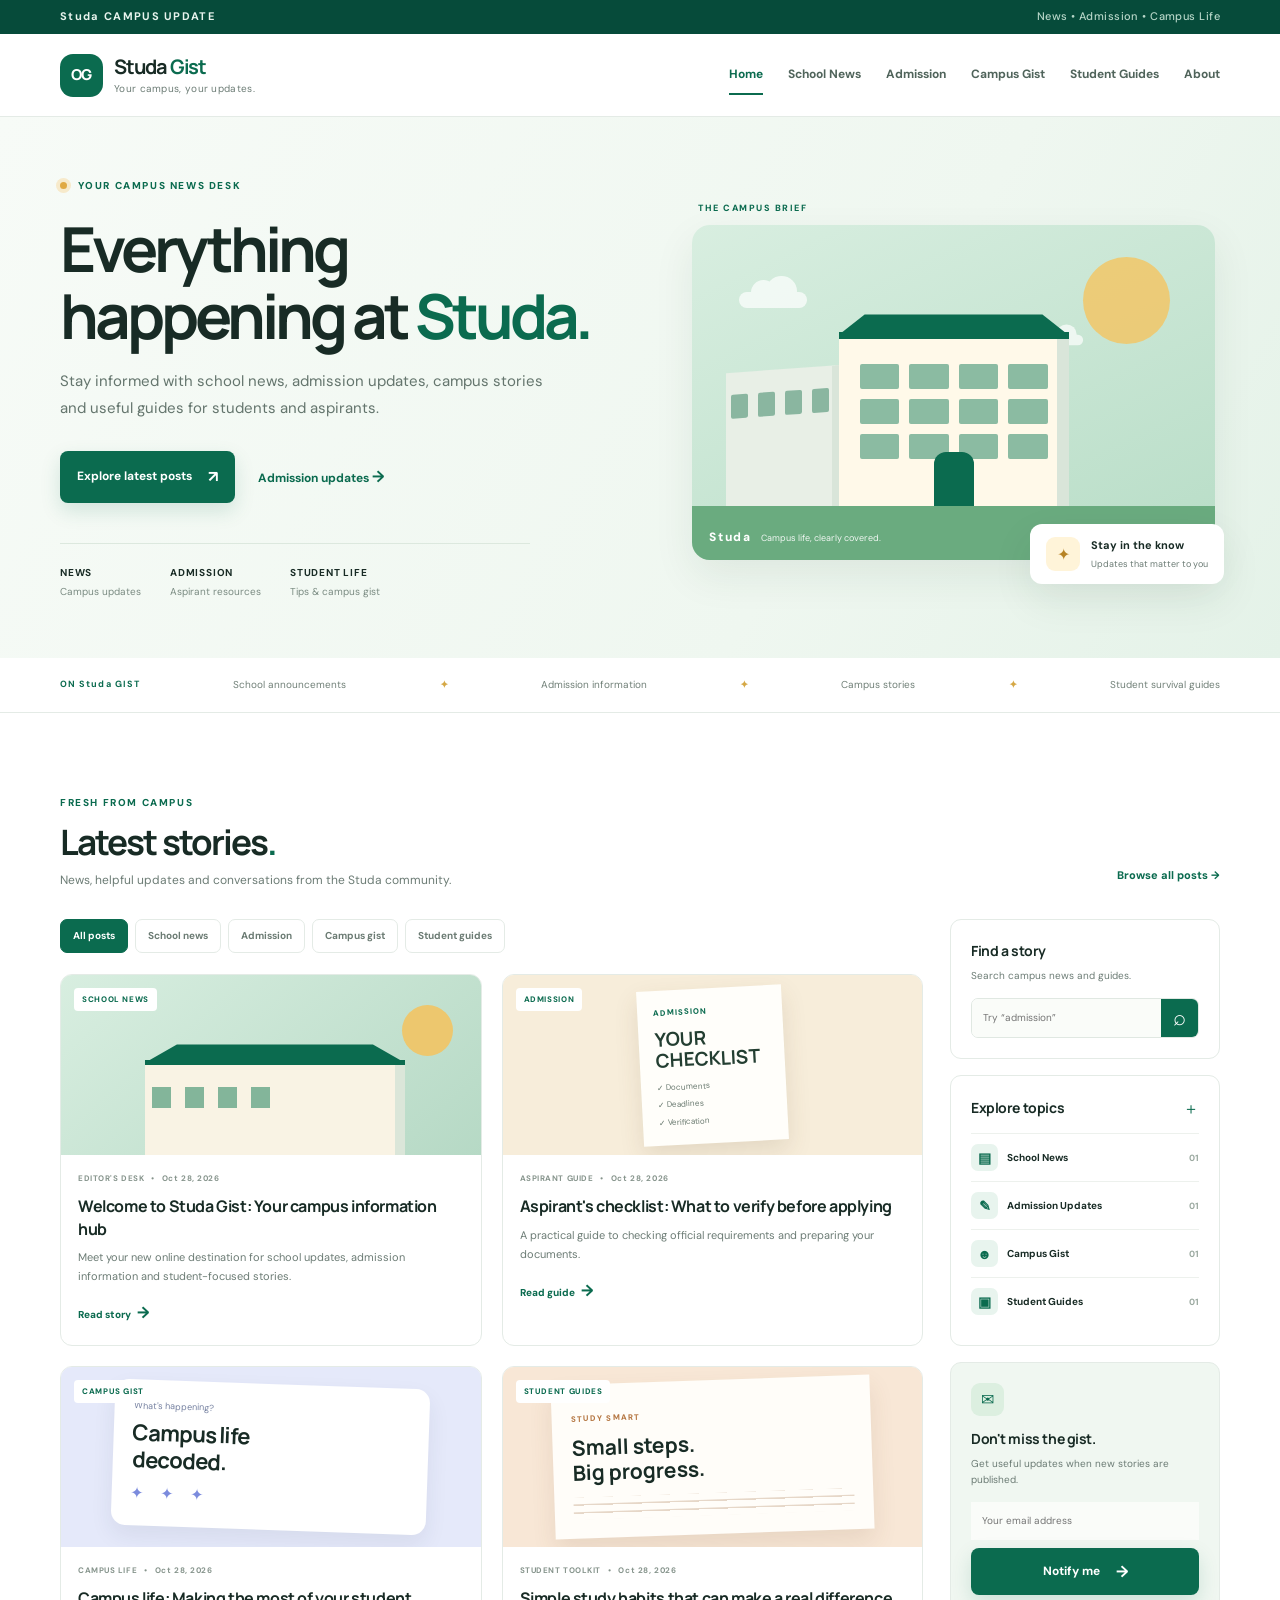
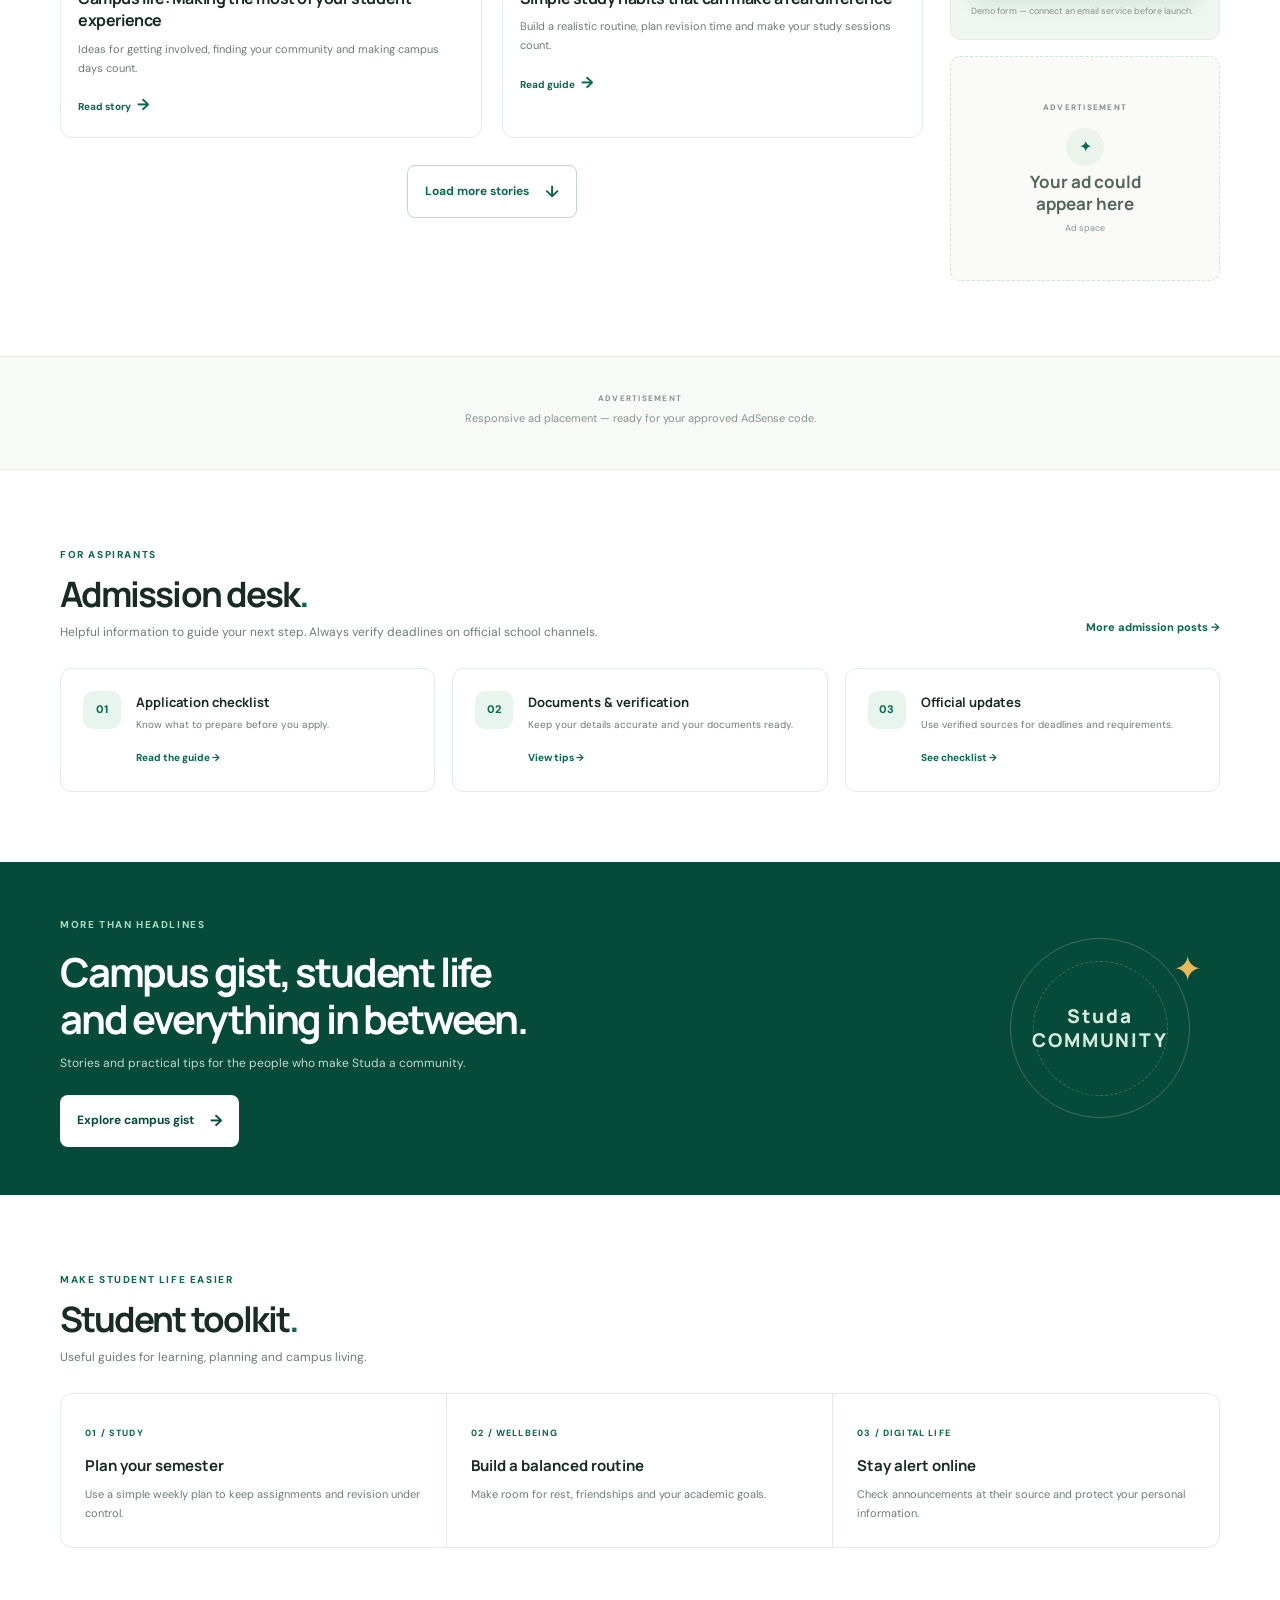
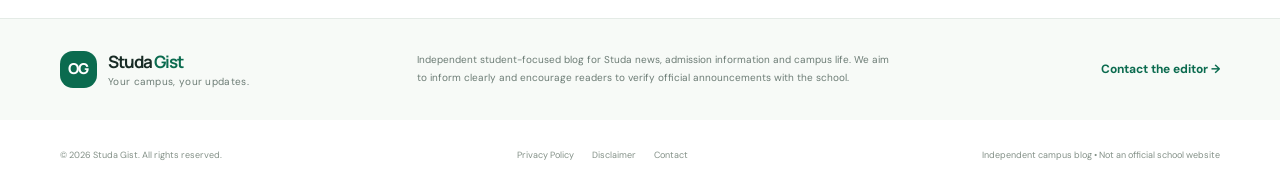
<file: index.html>
<!DOCTYPE html>
<html lang="en">
<head>
  <meta charset="UTF-8">
  <meta name="viewport" content="width=device-width, initial-scale=1.0">
  <meta name="description" content="Studa brings you student news, admission updates, campus gist, school announcements and helpful student guides.">
  <meta name="robots" content="index, follow">
  <meta name="theme-color" content="#0b6b4f">
  <title>Studa — Campus News, Admission & Student Gist</title>
  <link rel="canonical" href="https://example.com/">
  <link rel="stylesheet" href="style.css">
  <script type="application/ld+json">
  {
    "@context": "https://schema.org",
    "@type": "Blog",
    "name": "Studa",
    "description": "Campus news, admission updates and student gist.",
    "inLanguage": "en"
  }
  </script>
</head>
<body>
  <div class="topbar">
    <div class="container topbar-inner">
      <span>Studa CAMPUS UPDATE</span>
      <span class="topbar-note">News • Admission • Campus Life</span>
    </div>
  </div>

  <header class="site-header">
    <div class="container header-inner">
      <a class="brand" href="#" aria-label="Studa Gist home">
        <span class="brand-mark">OG</span>
        <span class="brand-copy"><strong>Studa <em>Gist</em></strong><small>Your campus, your updates.</small></span>
      </a>
      <button class="menu-toggle" id="menuToggle" aria-label="Open navigation" aria-expanded="false">☰</button>
      <nav class="main-nav" id="mainNav" aria-label="Main navigation">
        <a class="active" href="#home">Home</a>
        <a href="#news">School News</a>
        <a href="#admission">Admission</a>
        <a href="#campus">Campus Gist</a>
        <a href="#guides">Student Guides</a>
        <a href="#about">About</a>
      </nav>
    </div>
  </header>

  <main id="home">
    <section class="hero">
      <div class="container hero-grid">
        <div class="hero-copy">
          <span class="eyebrow"><span class="live-dot"></span> YOUR CAMPUS NEWS DESK</span>
          <h1>Everything happening at <span>Studa.</span></h1>
          <p>Stay informed with school news, admission updates, campus stories and useful guides for students and aspirants.</p>
          <div class="hero-actions">
            <a class="btn btn-primary" href="#news">Explore latest posts <span>↗</span></a>
            <a class="text-link" href="#admission">Admission updates <span>→</span></a>
          </div>
          <div class="hero-stats">
            <div><strong>NEWS</strong><small>Campus updates</small></div>
            <div><strong>ADMISSION</strong><small>Aspirant resources</small></div>
            <div><strong>STUDENT LIFE</strong><small>Tips & campus gist</small></div>
          </div>
        </div>
        <div class="hero-visual" aria-label="Campus editorial illustration">
          <div class="visual-label">THE CAMPUS BRIEF</div>
          <div class="campus-art">
            <div class="sun"></div><div class="cloud cloud-one"></div><div class="cloud cloud-two"></div>
            <div class="building building-back"><span></span><span></span><span></span><span></span></div>
            <div class="building building-main"><div class="roof"></div><div class="building-windows"><i></i><i></i><i></i><i></i><i></i><i></i><i></i><i></i><i></i><i></i><i></i><i></i></div><div class="door"></div></div>
            <div class="ground"></div>
            <div class="art-caption"><span>Studa</span><small>Campus life, clearly covered.</small></div>
          </div>
          <div class="floating-card"><span class="floating-icon">✦</span><div><strong>Stay in the know</strong><small>Updates that matter to you</small></div></div>
        </div>
      </div>
    </section>

    <section class="ticker" aria-label="Topics covered">
      <div class="container ticker-inner"><strong>ON Studa GIST</strong><span>School announcements</span><b>✦</b><span>Admission information</span><b>✦</b><span>Campus stories</span><b>✦</b><span>Student survival guides</span></div>
    </section>

    <section class="section container" id="news">
      <div class="section-heading">
        <div><span class="section-kicker">FRESH FROM CAMPUS</span><h2>Latest stories<span class="green-dot">.</span></h2><p>News, helpful updates and conversations from the Studa community.</p></div>
        <a class="view-all" href="#all-posts">Browse all posts <span>→</span></a>
      </div>
      <div class="content-layout">
        <div class="posts-column">
          <div class="filter-row" role="group" aria-label="Filter posts">
            <button class="filter-btn selected" data-filter="All">All posts</button>
            <button class="filter-btn" data-filter="School News">School news</button>
            <button class="filter-btn" data-filter="Admission">Admission</button>
            <button class="filter-btn" data-filter="Campus Gist">Campus gist</button>
            <button class="filter-btn" data-filter="Student Guides">Student guides</button>
          </div>
          <div class="post-grid" id="postGrid">
            <article class="post-card featured-post" data-category="School News">
              <a href="article.html?post=welcome" class="post-image image-campus" aria-label="Read campus news article">
                <span class="image-chip">SCHOOL NEWS</span><div class="image-building"><i></i><i></i><i></i><i></i></div><span class="image-sun"></span>
              </a>
              <div class="post-content"><div class="post-meta"><span>EDITOR'S DESK</span><span>•</span><time datetime="2026-10-28">Oct 28, 2026</time></div><h3><a href="article.html?post=welcome">Welcome to Studa Gist: Your campus information hub</a></h3><p>Meet your new online destination for school updates, admission information and student-focused stories.</p><a class="read-link" href="article.html?post=welcome">Read story <span>→</span></a></div>
            </article>
            <article class="post-card" data-category="Admission">
              <a href="article.html?post=admission-checklist" class="post-image image-admission" aria-label="Read admission guide"><span class="image-chip">ADMISSION</span><div class="paper-card"><span>ADMISSION</span><strong>YOUR<br>CHECKLIST</strong><i>✓ Documents</i><i>✓ Deadlines</i><i>✓ Verification</i></div></a>
              <div class="post-content"><div class="post-meta"><span>ASPIRANT GUIDE</span><span>•</span><time datetime="2026-10-28">Oct 28, 2026</time></div><h3><a href="article.html?post=admission-checklist">Aspirant's checklist: What to verify before applying</a></h3><p>A practical guide to checking official requirements and preparing your documents.</p><a class="read-link" href="article.html?post=admission-checklist">Read guide <span>→</span></a></div>
            </article>
            <article class="post-card" data-category="Campus Gist">
              <a href="article.html?post=campus-life" class="post-image image-campuslife" aria-label="Read campus life story"><span class="image-chip">CAMPUS GIST</span><div class="chat-bubbles"><span>What's happening?</span><strong>Campus life<br>decoded.</strong><i>✦ ✦ ✦</i></div></a>
              <div class="post-content"><div class="post-meta"><span>CAMPUS LIFE</span><span>•</span><time datetime="2026-10-28">Oct 28, 2026</time></div><h3><a href="article.html?post=campus-life">Campus life: Making the most of your student experience</a></h3><p>Ideas for getting involved, finding your community and making campus days count.</p><a class="read-link" href="article.html?post=campus-life">Read story <span>→</span></a></div>
            </article>
            <article class="post-card" data-category="Student Guides">
              <a href="article.html?post=study-smart" class="post-image image-study" aria-label="Read student guide"><span class="image-chip">STUDENT GUIDES</span><div class="notebook"><span>STUDY SMART</span><strong>Small steps.<br>Big progress.</strong><div class="notebook-lines"></div></div></a>
              <div class="post-content"><div class="post-meta"><span>STUDENT TOOLKIT</span><span>•</span><time datetime="2026-10-28">Oct 28, 2026</time></div><h3><a href="article.html?post=study-smart">Simple study habits that can make a real difference</a></h3><p>Build a realistic routine, plan revision time and make your study sessions count.</p><a class="read-link" href="article.html?post=study-smart">Read guide <span>→</span></a></div>
            </article>
          </div>
          <div class="empty-state" id="emptyState" hidden>No posts in this category yet. Check back soon.</div>
          <div class="load-more-wrap"><button class="btn btn-outline" id="loadMore">Load more stories <span>↓</span></button></div>
        </div>

        <aside class="sidebar" aria-label="Blog sidebar">
          <div class="sidebar-box search-box"><h3>Find a story</h3><p>Search campus news and guides.</p><form id="searchForm"><label class="sr-only" for="searchInput">Search posts</label><input id="searchInput" type="search" placeholder="Try “admission”"><button aria-label="Search" type="submit">⌕</button></form></div>
          <div class="sidebar-box"><div class="sidebar-title"><h3>Explore topics</h3><span>＋</span></div><a class="topic-link" href="#news" data-topic="School News"><span class="topic-icon">▤</span> School News <span class="topic-count">01</span></a><a class="topic-link" href="#admission" data-topic="Admission"><span class="topic-icon">✎</span> Admission Updates <span class="topic-count">01</span></a><a class="topic-link" href="#campus" data-topic="Campus Gist"><span class="topic-icon">☻</span> Campus Gist <span class="topic-count">01</span></a><a class="topic-link" href="#guides" data-topic="Student Guides"><span class="topic-icon">▣</span> Student Guides <span class="topic-count">01</span></a></div>
          <div class="sidebar-box newsletter-box"><span class="newsletter-icon">✉</span><h3>Don't miss the gist.</h3><p>Get useful updates when new stories are published.</p><form id="newsletterForm"><label class="sr-only" for="emailInput">Email address</label><input id="emailInput" type="email" placeholder="Your email address" required><button class="btn btn-primary" type="submit">Notify me <span>→</span></button><small id="newsletterMessage">Demo form — connect an email service before launch.</small></form></div>
          <div class="ad-placeholder"><span>ADVERTISEMENT</span><div class="ad-icon">✦</div><strong>Your ad could<br>appear here</strong><small>Ad space</small></div>
        </aside>
      </div>
    </section>

    <section class="ad-banner" aria-label="Advertisement placement"><div class="container ad-banner-inner"><span>ADVERTISEMENT</span><p>Responsive ad placement — ready for your approved AdSense code.</p></div></section>

    <section class="section category-section container" id="admission">
      <div class="section-heading compact"><div><span class="section-kicker">FOR ASPIRANTS</span><h2>Admission desk<span class="green-dot">.</span></h2><p>Helpful information to guide your next step. Always verify deadlines on official school channels.</p></div><a class="view-all" href="#news" data-show-category="Admission">More admission posts →</a></div>
      <div class="info-cards"><a href="article.html?post=admission-checklist" class="info-card"><span class="info-icon">01</span><div><h3>Application checklist</h3><p>Know what to prepare before you apply.</p><span>Read the guide →</span></div></a><a href="article.html?post=admission-checklist" class="info-card"><span class="info-icon">02</span><div><h3>Documents & verification</h3><p>Keep your details accurate and your documents ready.</p><span>View tips →</span></div></a><a href="article.html?post=admission-checklist" class="info-card"><span class="info-icon">03</span><div><h3>Official updates</h3><p>Use verified sources for deadlines and requirements.</p><span>See checklist →</span></div></a></div>
    </section>

    <section class="campus-band" id="campus"><div class="container campus-band-inner"><div><span class="section-kicker">MORE THAN HEADLINES</span><h2>Campus gist, student life<br>and everything in between.</h2><p>Stories and practical tips for the people who make Studa a community.</p><a class="btn btn-light" href="#news" data-show-category="Campus Gist">Explore campus gist <span>→</span></a></div><div class="campus-orbit"><span class="orbit-circle orbit-one"></span><span class="orbit-circle orbit-two"></span><span class="orbit-star">✦</span><span class="orbit-text">Studa<br>COMMUNITY</span></div></div></section>

    <section class="section container guides-section" id="guides"><div class="section-heading compact"><div><span class="section-kicker">MAKE STUDENT LIFE EASIER</span><h2>Student toolkit<span class="green-dot">.</span></h2><p>Useful guides for learning, planning and campus living.</p></div></div><div class="guide-strip"><div><span>01 / STUDY</span><h3>Plan your semester</h3><p>Use a simple weekly plan to keep assignments and revision under control.</p></div><div><span>02 / WELLBEING</span><h3>Build a balanced routine</h3><p>Make room for rest, friendships and your academic goals.</p></div><div><span>03 / DIGITAL LIFE</span><h3>Stay alert online</h3><p>Check announcements at their source and protect your personal information.</p></div></div></section>

    <section class="about-strip" id="about"><div class="container about-inner"><div class="brand brand-footer"><span class="brand-mark">OG</span><span class="brand-copy"><strong>Studa <em>Gist</em></strong><small>Your campus, your updates.</small></span></div><p>Independent student-focused blog for Studa news, admission information and campus life. We aim to inform clearly and encourage readers to verify official announcements with the school.</p><a href="mailto:hello@example.com" class="text-link">Contact the editor →</a></div></section>
  </main>

  <footer class="site-footer"><div class="container footer-inner"><span>© <span id="year"></span> Studa Gist. All rights reserved.</span><div><a href="privacy.html">Privacy Policy</a><a href="disclaimer.html">Disclaimer</a><a href="contact.html">Contact</a></div><span class="footer-note">Independent campus blog • Not an official school website</span></div></footer>
  <script src="script.js"></script>
</body>
</html>
</file>
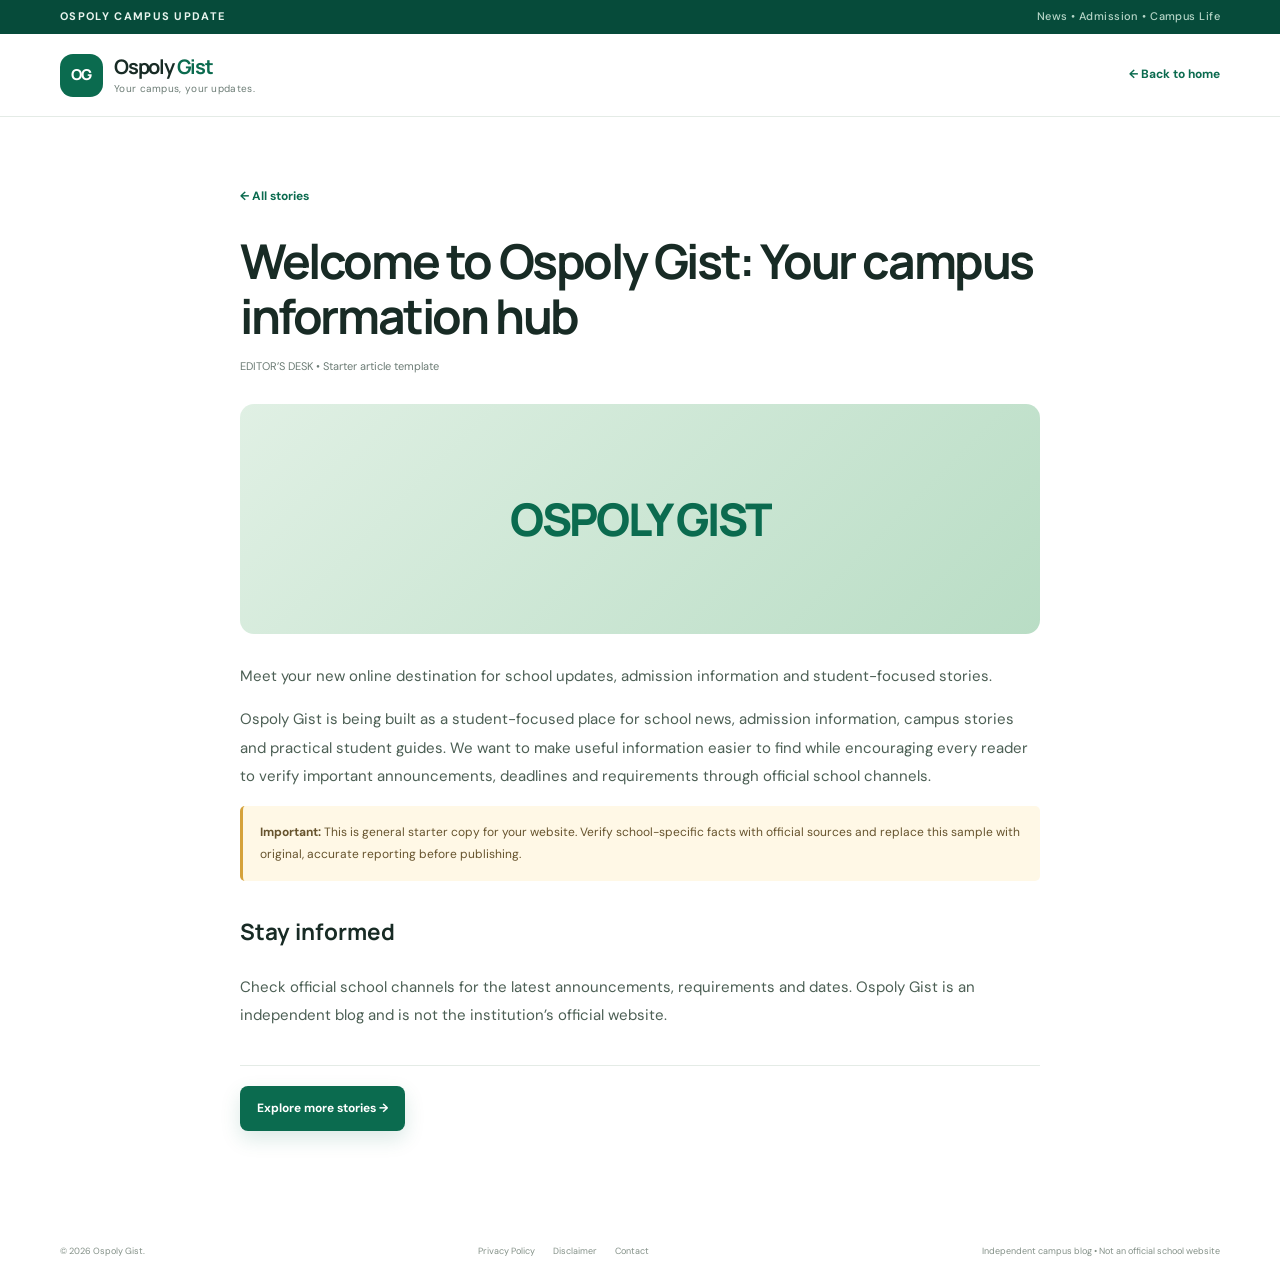
<file: article.html>
<!DOCTYPE html>
<html lang="en"><head><meta charset="UTF-8"><meta name="viewport" content="width=device-width, initial-scale=1.0"><meta name="description" content="Read Ospoly Gist campus news, admission information and student guides."><title>Story — Ospoly Gist</title><link rel="stylesheet" href="style.css"><style>.article-wrap{max-width:800px;margin:0 auto;padding:65px 0 85px}.article-wrap .back{color:var(--green);font-size:12px;font-weight:700}.article-wrap h1{font-family:Manrope,sans-serif;font-size:clamp(32px,6vw,48px);line-height:1.15;letter-spacing:-.05em;margin:25px 0 15px}.article-meta{color:var(--muted);font-size:11px}.article-hero{margin:28px 0;height:230px;border-radius:14px;background:linear-gradient(135deg,#e0f0e4,#b9ddc5);display:grid;place-items:center;color:var(--green);font-family:Manrope,sans-serif;font-size:clamp(25px,5vw,45px);font-weight:800;letter-spacing:-.05em}.article-body{font-size:15px;line-height:1.9;color:#4c5f54}.article-body h2{font-family:Manrope,sans-serif;color:var(--ink);margin-top:30px}.notice{padding:15px 17px;background:#fff8e6;border-left:3px solid #d5a23b;border-radius:5px;font-size:12px;color:#66532d}.article-footer{margin-top:35px;padding-top:20px;border-top:1px solid var(--line)}@media(max-width:760px){.article-wrap{padding:40px 0 60px}.article-body{font-size:14px}}</style></head>
<body><div class="topbar"><div class="container topbar-inner"><span>OSPOLY CAMPUS UPDATE</span><span class="topbar-note">News • Admission • Campus Life</span></div></div><header class="site-header"><div class="container header-inner"><a class="brand" href="index.html"><span class="brand-mark">OG</span><span class="brand-copy"><strong>Ospoly <em>Gist</em></strong><small>Your campus, your updates.</small></span></a><a class="text-link" href="index.html">← Back to home</a></div></header><main class="container"><article class="article-wrap"><a class="back" href="index.html">← All stories</a><div id="articleContent"><h1>Welcome to Ospoly Gist</h1><p class="article-meta">Editor's Desk • Updated October 28, 2026</p><div class="article-hero">OSPOLY GIST</div><div class="article-body"><p>Ospoly Gist is being built as a student-focused place for school news, admission information, campus stories and practical student guides.</p><p>We want to make useful information easier to find while encouraging every reader to verify important announcements, deadlines and requirements through official school channels.</p><div class="notice"><strong>Editorial note:</strong> This is starter content for the website template, not an official school announcement. Replace it with original, fact-checked reporting before publishing.</div><h2>What you'll find here</h2><p>Look out for school updates, aspirant checklists, campus life stories, study tips and other useful information for students and prospective students.</p><h2>Help us improve</h2><p>Have a correction, a story idea or a campus update? Contact the editorial team using the contact page once the website email has been configured.</p></div></div><div class="article-footer"><a class="btn btn-primary" href="index.html">Explore more stories →</a></div></article></main><footer class="site-footer"><div class="container footer-inner"><span>© <span id="year"></span> Ospoly Gist.</span><div><a href="privacy.html">Privacy Policy</a><a href="disclaimer.html">Disclaimer</a><a href="contact.html">Contact</a></div><span class="footer-note">Independent campus blog • Not an official school website</span></div></footer><script>document.getElementById('year').textContent=new Date().getFullYear();const posts={welcome:{title:'Welcome to Ospoly Gist: Your campus information hub',tag:'EDITOR’S DESK',intro:'Meet your new online destination for school updates, admission information and student-focused stories.',body:'Ospoly Gist is being built as a student-focused place for school news, admission information, campus stories and practical student guides. We want to make useful information easier to find while encouraging every reader to verify important announcements, deadlines and requirements through official school channels.'},'admission-checklist':{title:'Aspirant’s checklist: What to verify before applying',tag:'ADMISSION GUIDE',intro:'A practical guide to checking official requirements and preparing your documents.',body:'Before submitting an application, confirm the current entry requirements, application dates, programme details and instructions through the institution’s official channels. Keep your personal details consistent and prepare clear copies of any requested documents. Never rely on forwarded messages alone for payment instructions or deadlines.'},'campus-life':{title:'Campus life: Making the most of your student experience',tag:'CAMPUS LIFE',intro:'Ideas for getting involved, finding your community and making campus days count.',body:'Student life is more than lectures. Explore clubs and activities, build a supportive circle, ask questions when you need help and make a realistic plan for your time. Keep your safety and studies in view as you enjoy campus experiences.'},'study-smart':{title:'Simple study habits that can make a real difference',tag:'STUDENT TOOLKIT',intro:'Build a realistic routine, plan revision time and make your study sessions count.',body:'Start by listing your weekly deadlines and breaking large tasks into smaller steps. Study in focused blocks, test yourself rather than only rereading notes, and leave time to revisit difficult topics. A sustainable routine beats an unrealistic timetable you cannot maintain.'}};const key=new URLSearchParams(location.search).get('post')||'welcome';const p=posts[key]||posts.welcome;document.title=p.title+' — Ospoly Gist';document.getElementById('articleContent').innerHTML='<h1>'+p.title+'</h1><p class=\"article-meta\">'+p.tag+' • Starter article template</p><div class=\"article-hero\">OSPOLY GIST</div><div class=\"article-body\"><p>'+p.intro+'</p><p>'+p.body+'</p><div class=\"notice\"><strong>Important:</strong> This is general starter copy for your website. Verify school-specific facts with official sources and replace this sample with original, accurate reporting before publishing.</div><h2>Stay informed</h2><p>Check official school channels for the latest announcements, requirements and dates. Ospoly Gist is an independent blog and is not the institution’s official website.</p></div>';</script></body></html>
</file>
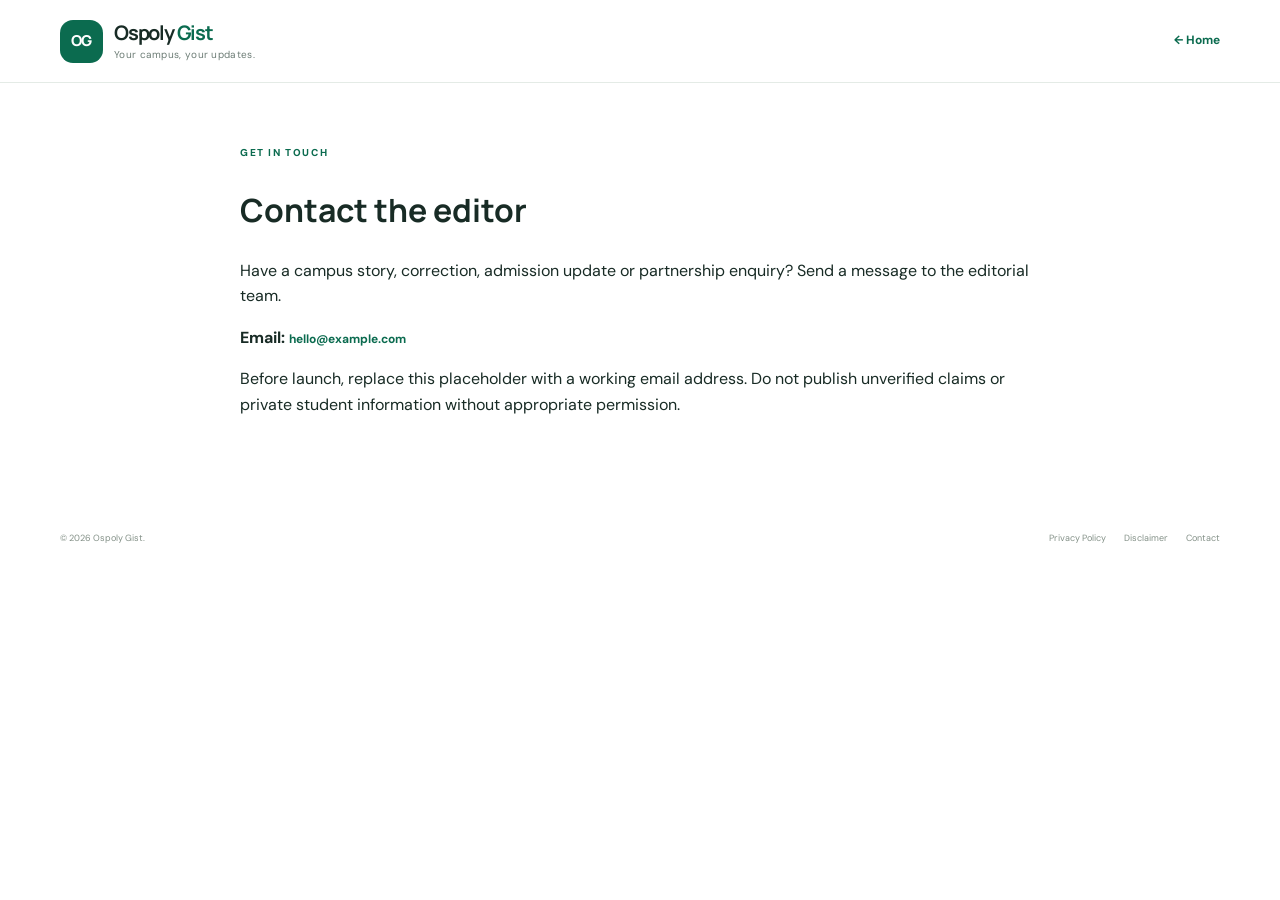
<file: contact.html>
<!doctype html><html lang="en"><head><meta charset="utf-8"><meta name="viewport" content="width=device-width,initial-scale=1"><title>Contact — Ospoly Gist</title><link rel="stylesheet" href="style.css"></head><body><header class="site-header"><div class="container header-inner"><a class="brand" href="index.html"><span class="brand-mark">OG</span><span class="brand-copy"><strong>Ospoly <em>Gist</em></strong><small>Your campus, your updates.</small></span></a><a href="index.html" class="text-link">← Home</a></div></header><main class="container" style="max-width:800px;padding-top:55px;padding-bottom:70px"><span class="section-kicker">GET IN TOUCH</span><h1 style="font-family:Manrope,sans-serif">Contact the editor</h1><p>Have a campus story, correction, admission update or partnership enquiry? Send a message to the editorial team.</p><p><strong>Email:</strong> <a class="text-link" href="mailto:hello@example.com">hello@example.com</a></p><p>Before launch, replace this placeholder with a working email address. Do not publish unverified claims or private student information without appropriate permission.</p></main><footer class="site-footer"><div class="container footer-inner"><span>© <span id="year"></span> Ospoly Gist.</span><div><a href="privacy.html">Privacy Policy</a><a href="disclaimer.html">Disclaimer</a><a href="contact.html">Contact</a></div></div></footer><script>document.getElementById('year').textContent=new Date().getFullYear()</script></body></html>
</file>
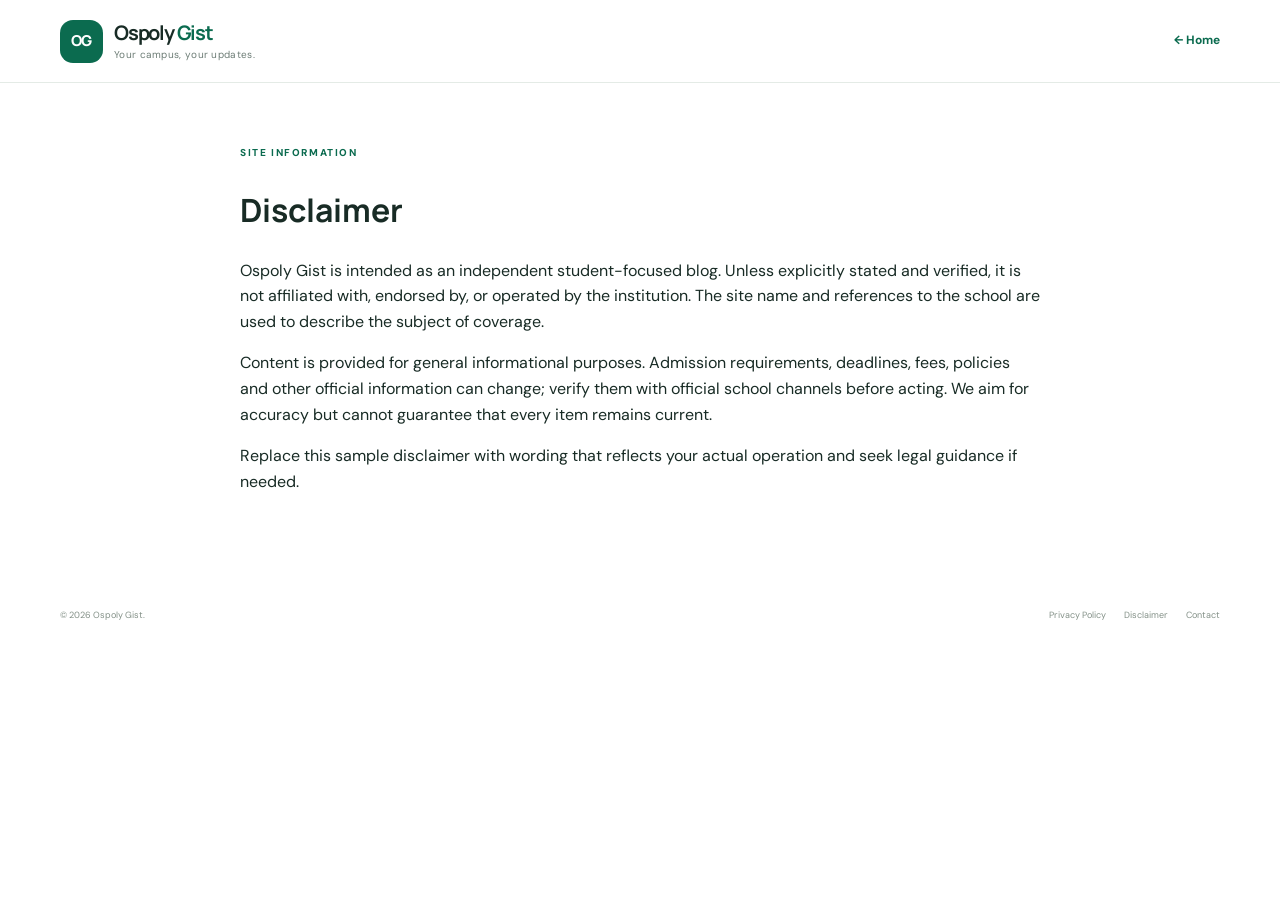
<file: disclaimer.html>
<!doctype html><html lang="en"><head><meta charset="utf-8"><meta name="viewport" content="width=device-width,initial-scale=1"><title>Disclaimer — Ospoly Gist</title><link rel="stylesheet" href="style.css"></head><body><header class="site-header"><div class="container header-inner"><a class="brand" href="index.html"><span class="brand-mark">OG</span><span class="brand-copy"><strong>Ospoly <em>Gist</em></strong><small>Your campus, your updates.</small></span></a><a href="index.html" class="text-link">← Home</a></div></header><main class="container" style="max-width:800px;padding-top:55px;padding-bottom:70px"><span class="section-kicker">SITE INFORMATION</span><h1 style="font-family:Manrope,sans-serif">Disclaimer</h1><p>Ospoly Gist is intended as an independent student-focused blog. Unless explicitly stated and verified, it is not affiliated with, endorsed by, or operated by the institution. The site name and references to the school are used to describe the subject of coverage.</p><p>Content is provided for general informational purposes. Admission requirements, deadlines, fees, policies and other official information can change; verify them with official school channels before acting. We aim for accuracy but cannot guarantee that every item remains current.</p><p>Replace this sample disclaimer with wording that reflects your actual operation and seek legal guidance if needed.</p></main><footer class="site-footer"><div class="container footer-inner"><span>© <span id="year"></span> Ospoly Gist.</span><div><a href="privacy.html">Privacy Policy</a><a href="disclaimer.html">Disclaimer</a><a href="contact.html">Contact</a></div></div></footer><script>document.getElementById('year').textContent=new Date().getFullYear()</script></body></html>
</file>
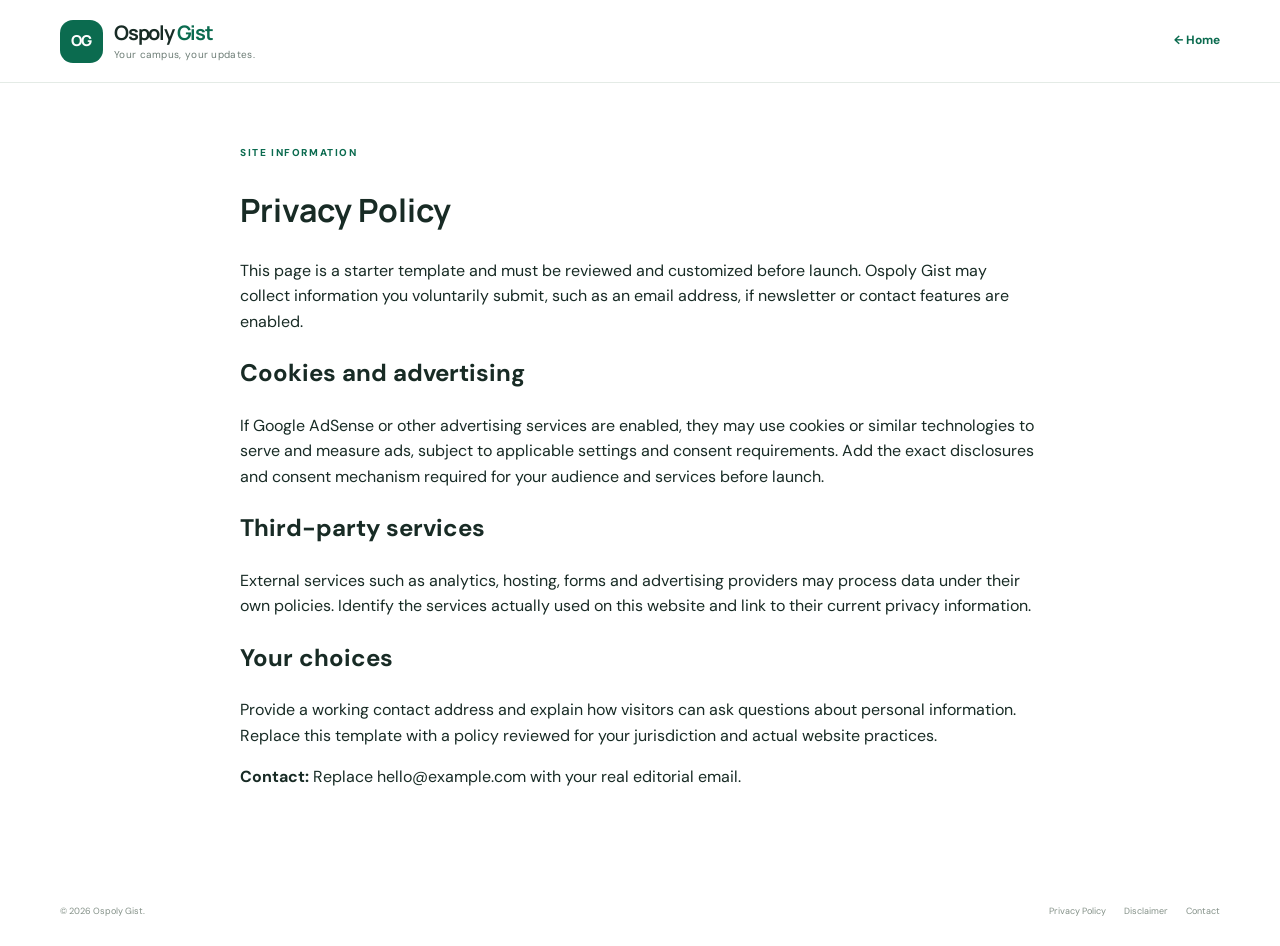
<file: privacy.html>
<!doctype html><html lang="en"><head><meta charset="utf-8"><meta name="viewport" content="width=device-width,initial-scale=1"><title>Privacy Policy — Ospoly Gist</title><link rel="stylesheet" href="style.css"></head><body><header class="site-header"><div class="container header-inner"><a class="brand" href="index.html"><span class="brand-mark">OG</span><span class="brand-copy"><strong>Ospoly <em>Gist</em></strong><small>Your campus, your updates.</small></span></a><a href="index.html" class="text-link">← Home</a></div></header><main class="container" style="max-width:800px;padding-top:55px;padding-bottom:70px"><span class="section-kicker">SITE INFORMATION</span><h1 style="font-family:Manrope,sans-serif">Privacy Policy</h1><p>This page is a starter template and must be reviewed and customized before launch. Ospoly Gist may collect information you voluntarily submit, such as an email address, if newsletter or contact features are enabled.</p><h2>Cookies and advertising</h2><p>If Google AdSense or other advertising services are enabled, they may use cookies or similar technologies to serve and measure ads, subject to applicable settings and consent requirements. Add the exact disclosures and consent mechanism required for your audience and services before launch.</p><h2>Third-party services</h2><p>External services such as analytics, hosting, forms and advertising providers may process data under their own policies. Identify the services actually used on this website and link to their current privacy information.</p><h2>Your choices</h2><p>Provide a working contact address and explain how visitors can ask questions about personal information. Replace this template with a policy reviewed for your jurisdiction and actual website practices.</p><p><strong>Contact:</strong> Replace hello@example.com with your real editorial email.</p></main><footer class="site-footer"><div class="container footer-inner"><span>© <span id="year"></span> Ospoly Gist.</span><div><a href="privacy.html">Privacy Policy</a><a href="disclaimer.html">Disclaimer</a><a href="contact.html">Contact</a></div></div></footer><script>document.getElementById('year').textContent=new Date().getFullYear()</script></body></html>
</file>
<file: style.css>
@import url('https://fonts.googleapis.com/css2?family=DM+Sans:wght@400;500;600;700&family=Manrope:wght@400;500;600;700;800&display=swap');
:root{--green:#0b6b4f;--green-dark:#064b3a;--green-soft:#e8f4ee;--ink:#182b25;--muted:#6c7c75;--line:#e4ebe6;--paper:#fff;--cream:#f7faf7;--gold:#e8b85b;--shadow:0 16px 42px rgba(20,60,43,.08)}
*{box-sizing:border-box}html{scroll-behavior:smooth;scroll-padding-top:90px}body{margin:0;font-family:'DM Sans',sans-serif;color:var(--ink);background:#fff;line-height:1.6}a{color:inherit;text-decoration:none}button,input{font:inherit}.container{width:min(1160px,calc(100% - 40px));margin-inline:auto}.topbar{background:var(--green-dark);color:#e8f4ee;font-size:11px;letter-spacing:.12em;font-weight:700}.topbar-inner{height:34px;display:flex;align-items:center;justify-content:space-between}.topbar-note{font-weight:500;letter-spacing:.04em;color:#b7d6c8}.site-header{position:sticky;top:0;z-index:20;background:rgba(255,255,255,.96);backdrop-filter:blur(12px);border-bottom:1px solid var(--line)}.header-inner{min-height:82px;display:flex;align-items:center;justify-content:space-between;gap:24px}.brand{display:flex;align-items:center;gap:11px;flex-shrink:0}.brand-mark{width:43px;height:43px;display:grid;place-items:center;background:var(--green);color:white;font-family:Manrope,sans-serif;font-size:15px;font-weight:800;border-radius:13px;letter-spacing:-.06em}.brand-copy{display:flex;flex-direction:column;line-height:1.25}.brand-copy strong{font-family:Manrope,sans-serif;font-size:20px;letter-spacing:-.06em}.brand-copy em{font-style:normal;color:var(--green)}.brand-copy small{font-size:10px;color:var(--muted);letter-spacing:.03em;margin-top:4px}.main-nav{display:flex;align-items:center;gap:25px;font-size:12px;font-weight:700;color:#50645b}.main-nav a{padding:10px 0;position:relative}.main-nav a:hover,.main-nav a.active{color:var(--green)}.main-nav a.active:after{content:"";height:2px;background:var(--green);position:absolute;bottom:0;left:0;right:0}.menu-toggle{display:none;background:var(--green-soft);border:0;border-radius:10px;padding:9px 12px;color:var(--green);font-size:21px}.hero{background:linear-gradient(120deg,#f7fbf7 0%,#eff7f0 65%,#e4f2e8 100%);overflow:hidden}.hero-grid{display:grid;grid-template-columns:1.02fr .98fr;gap:52px;align-items:center;min-height:500px;padding-top:54px;padding-bottom:58px}.eyebrow,.section-kicker{font-size:10px;letter-spacing:.16em;color:var(--green);font-weight:800}.live-dot{display:inline-block;width:7px;height:7px;border-radius:50%;background:#e0a943;margin-right:7px;box-shadow:0 0 0 4px #f7eacb}.hero h1{font-family:Manrope,sans-serif;font-size:clamp(39px,5vw,62px);line-height:1.08;letter-spacing:-.065em;margin:19px 0 18px;max-width:590px}.hero h1 span{color:var(--green)}.hero-copy>p{font-size:15px;color:#64756d;max-width:510px;line-height:1.85;margin:0}.hero-actions{display:flex;align-items:center;gap:23px;margin-top:28px;flex-wrap:wrap}.btn{display:inline-flex;align-items:center;justify-content:center;gap:16px;border:0;border-radius:8px;padding:13px 17px;font-size:12px;font-weight:700;cursor:pointer;transition:transform .2s,background .2s}.btn:hover{transform:translateY(-2px)}.btn-primary{background:var(--green);color:#fff;box-shadow:0 8px 20px #0b6b4f26}.btn-primary:hover{background:var(--green-dark)}.text-link{font-size:12px;font-weight:700;color:var(--green)}.text-link span,.btn span,.read-link span{font-size:16px}.hero-stats{display:flex;gap:29px;margin-top:40px;padding-top:21px;border-top:1px solid #dce8de;max-width:470px}.hero-stats div{display:flex;flex-direction:column}.hero-stats strong{font-size:10px;letter-spacing:.08em}.hero-stats small{font-size:10px;color:#7a8b82;margin-top:3px}.hero-visual{position:relative;min-width:0;padding:15px 5px 24px 15px}.visual-label{font-size:9px;font-weight:800;letter-spacing:.17em;color:var(--green);margin:0 0 10px 6px}.campus-art{height:335px;position:relative;overflow:hidden;border-radius:18px;background:linear-gradient(155deg,#d8eee0 0%,#b8ddc7 100%);box-shadow:var(--shadow)}.sun{position:absolute;width:87px;height:87px;border-radius:50%;background:#f0c96e;top:32px;right:45px;opacity:.9}.cloud{position:absolute;width:68px;height:16px;background:#fff;border-radius:20px;opacity:.7}.cloud:before,.cloud:after{content:"";position:absolute;background:inherit;border-radius:50%}.cloud:before{width:25px;height:25px;left:12px;top:-12px}.cloud:after{width:31px;height:30px;right:10px;top:-16px}.cloud-one{top:67px;left:47px}.cloud-two{top:107px;right:120px;transform:scale(.65)}.building{position:absolute;bottom:46px;background:#f6f3e8;box-shadow:inset -12px 0 #d9e5d9}.building-back{height:145px;width:118px;left:34px;background:#e8efe6;transform:skewY(-4deg)}.building-back span{display:inline-block;width:17px;height:24px;margin:22px 5px 0;background:#8ab6a0;border-radius:2px}.building-main{width:230px;height:182px;left:50%;transform:translateX(-50%);background:#fff9e9;border-top:7px solid #0b6b4f}.roof{position:absolute;top:-25px;left:-12px;width:254px;height:20px;background:#0b6b4f;clip-path:polygon(5% 100%,15% 0,85% 0,95% 100%)}.building-windows{display:grid;grid-template-columns:repeat(4,1fr);gap:10px;padding:25px 21px}.building-windows i{height:25px;background:#8bbba2;border-radius:2px}.door{position:absolute;bottom:0;left:calc(50% - 20px);width:40px;height:62px;background:#0b6b4f;border-radius:12px 12px 0 0}.ground{position:absolute;bottom:0;height:54px;width:100%;background:#6aab7f}.art-caption{position:absolute;bottom:13px;left:17px;z-index:2;color:#fff;display:flex;align-items:baseline;gap:9px}.art-caption span{font-size:12px;font-weight:800;letter-spacing:.15em}.art-caption small{font-size:9px;opacity:.9}.floating-card{position:absolute;bottom:0;right:-4px;display:flex;align-items:center;gap:11px;padding:13px 16px;background:#fff;border-radius:12px;box-shadow:var(--shadow)}.floating-icon{width:34px;height:34px;display:grid;place-items:center;background:#fff4d9;color:#b78324;border-radius:9px}.floating-card div{display:flex;flex-direction:column}.floating-card strong{font-size:11px}.floating-card small{font-size:9px;color:var(--muted);margin-top:2px}.ticker{background:#fff;border-bottom:1px solid var(--line)}.ticker-inner{min-height:54px;display:flex;align-items:center;justify-content:space-between;gap:14px;white-space:nowrap;overflow:hidden;font-size:10px;color:#718078}.ticker-inner strong{font-size:9px;letter-spacing:.12em;color:var(--green)}.ticker-inner b{color:#d5a846}.section{padding-top:75px;padding-bottom:75px}.section-heading{display:flex;justify-content:space-between;align-items:end;gap:20px;margin-bottom:29px}.section-heading h2{font-family:Manrope,sans-serif;font-size:35px;line-height:1.2;letter-spacing:-.055em;margin:8px 0}.green-dot{color:var(--green)}.section-heading p{font-size:12px;color:var(--muted);margin:0}.view-all{font-size:11px;font-weight:800;color:var(--green);white-space:nowrap;padding-bottom:6px}.content-layout{display:grid;grid-template-columns:minmax(0,1fr) 270px;gap:27px;align-items:start}.filter-row{display:flex;gap:7px;flex-wrap:wrap;margin-bottom:21px}.filter-btn{border:1px solid var(--line);border-radius:7px;padding:8px 12px;background:white;color:#6b7b73;font-size:10px;font-weight:700;cursor:pointer}.filter-btn:hover,.filter-btn.selected{background:var(--green);border-color:var(--green);color:#fff}.post-grid{display:grid;grid-template-columns:repeat(2,minmax(0,1fr));gap:20px}.post-card{border:1px solid var(--line);border-radius:12px;overflow:hidden;background:#fff;transition:transform .2s,box-shadow .2s}.post-card:hover{transform:translateY(-3px);box-shadow:var(--shadow)}.post-image{height:180px;display:block;position:relative;overflow:hidden}.image-chip{position:absolute;z-index:3;top:13px;left:13px;background:#fff;color:var(--green);border-radius:4px;padding:5px 8px;font-size:8px;font-weight:800;letter-spacing:.08em}.image-campus{background:linear-gradient(140deg,#d8eee0,#b6d9c5)}.image-building{position:absolute;bottom:0;left:20%;width:62%;height:95px;background:#f9f3e4;border-top:5px solid var(--green);box-shadow:inset -10px 0 #dbe6d9}.image-building:before{content:"";position:absolute;top:-21px;left:-10px;width:calc(100% + 20px);height:16px;background:var(--green);clip-path:polygon(5% 100%,15% 0,85% 0,95% 100%)}.image-building i{display:inline-block;width:19px;height:21px;background:#83b59a;margin:22px 7px}.image-sun{position:absolute;right:28px;top:30px;width:51px;height:51px;border-radius:50%;background:#edc76e}.image-admission{background:#f7edda;display:grid;place-items:center}.paper-card{width:145px;background:#fffefa;padding:16px;transform:rotate(-3deg);box-shadow:0 10px 24px #634b2420;display:flex;flex-direction:column;gap:5px;color:var(--green)}.paper-card span{font-size:8px;font-weight:800;letter-spacing:.12em}.paper-card strong{font-family:Manrope,sans-serif;font-size:19px;line-height:1.1;color:#233e31;margin:5px 0}.paper-card i{font-size:8px;font-style:normal;color:#68786e}.image-campuslife{background:#e5e9fa;display:grid;place-items:center}.chat-bubbles{width:75%;padding:19px;background:#fff;border-radius:14px;box-shadow:0 10px 22px #24304a14;transform:rotate(2deg);display:flex;flex-direction:column}.chat-bubbles span{font-size:9px;color:#7580a0}.chat-bubbles strong{font-family:Manrope,sans-serif;font-size:22px;line-height:1.2;margin-top:7px;letter-spacing:-.04em}.chat-bubbles i{font-style:normal;color:#7b8bdd;letter-spacing:.4em;margin-top:8px}.image-study{background:#f8e7d6;display:grid;place-items:center}.notebook{background:#fffdf9;width:76%;padding:19px;box-shadow:0 12px 24px #704d2b1c;transform:rotate(-2deg)}.notebook span{font-size:8px;letter-spacing:.14em;font-weight:800;color:#b57642}.notebook strong{display:block;font-family:Manrope,sans-serif;font-size:21px;line-height:1.2;margin:6px 0 12px}.notebook-lines{height:22px;background:repeating-linear-gradient(to bottom,transparent 0 6px,#e6d7c8 7px 8px)}.post-content{padding:17px 17px 19px}.post-meta{display:flex;gap:7px;align-items:center;font-size:8px;color:#86948c;letter-spacing:.07em;font-weight:700}.post-content h3{font-family:Manrope,sans-serif;font-size:16px;line-height:1.4;letter-spacing:-.025em;margin:10px 0 8px}.post-content h3 a:hover{color:var(--green)}.post-content p{font-size:11px;line-height:1.75;color:var(--muted);margin:0 0 14px}.read-link{font-size:10px;font-weight:800;color:var(--green)}.read-link span{margin-left:4px}.sidebar{display:flex;flex-direction:column;gap:16px}.sidebar-box{border:1px solid var(--line);border-radius:11px;padding:20px;background:#fff}.sidebar-box h3{font-family:Manrope,sans-serif;font-size:14px;margin:0 0 5px;letter-spacing:-.03em}.sidebar-box p{font-size:10px;color:var(--muted);margin:0 0 14px}.search-box form{display:flex;border:1px solid #e0e8e2;border-radius:7px;overflow:hidden}.search-box input,.newsletter-box input{width:100%;min-width:0;border:0;outline:0;padding:11px;font-size:10px;background:#fafcf9}.search-box form button{width:42px;border:0;background:var(--green);color:#fff;font-size:22px;cursor:pointer}.sidebar-title{display:flex;align-items:center;justify-content:space-between;margin-bottom:12px}.sidebar-title h3{margin:0}.sidebar-title span{color:var(--green)}.topic-link{display:flex;align-items:center;gap:9px;padding:10px 0;border-top:1px solid #edf1ed;font-size:10px;font-weight:700}.topic-icon{width:27px;height:27px;border-radius:7px;background:var(--green-soft);color:var(--green);display:grid;place-items:center;font-size:14px}.topic-count{margin-left:auto;font-size:9px;color:#9ba9a0}.newsletter-box{background:#f0f7f1}.newsletter-icon{width:33px;height:33px;background:#dcefe0;color:var(--green);display:grid;place-items:center;border-radius:9px;margin-bottom:12px}.newsletter-box .btn{width:100%;margin-top:8px;padding:11px}.newsletter-box small{display:block;font-size:9px;line-height:1.5;color:#829187;margin-top:10px}.ad-placeholder{min-height:225px;background:#fafbf9;border:1px dashed #d6e1d8;border-radius:10px;display:flex;flex-direction:column;align-items:center;justify-content:center;text-align:center;color:#83948a}.ad-placeholder>span,.ad-banner-inner>span{font-size:8px;letter-spacing:.16em;font-weight:800}.ad-icon{margin:14px 0 5px;width:38px;height:38px;border-radius:50%;display:grid;place-items:center;background:#eaf4eb;color:var(--green)}.ad-placeholder strong{font-family:Manrope,sans-serif;font-size:17px;line-height:1.3;color:#52665a}.ad-placeholder small{font-size:9px;margin-top:6px}.empty-state{padding:30px;text-align:center;background:var(--cream);border-radius:10px;color:var(--muted);font-size:12px}.load-more-wrap{text-align:center;padding-top:27px}.btn-outline{background:#fff;color:var(--green);border:1px solid #bfd8c8}.btn-outline:hover{background:var(--green-soft)}.ad-banner{background:#f7faf7;border-top:1px solid var(--line);border-bottom:1px solid var(--line)}.ad-banner-inner{min-height:112px;display:flex;flex-direction:column;align-items:center;justify-content:center;color:#87968c}.ad-banner-inner p{font-size:11px;margin:6px 0}.category-section{padding-top:70px;padding-bottom:70px}.compact{margin-bottom:25px}.info-cards{display:grid;grid-template-columns:repeat(3,1fr);gap:17px}.info-card{border:1px solid var(--line);border-radius:11px;padding:22px;display:flex;gap:15px;transition:border .2s,transform .2s}.info-card:hover{border-color:#a6cbb3;transform:translateY(-2px)}.info-icon{flex-shrink:0;width:38px;height:38px;display:grid;place-items:center;border-radius:10px;background:var(--green-soft);color:var(--green);font-size:11px;font-weight:800}.info-card h3{font-family:Manrope,sans-serif;font-size:13px;margin:1px 0 5px}.info-card p{font-size:10px;color:var(--muted);margin:0 0 10px}.info-card div>span{font-size:10px;color:var(--green);font-weight:800}.campus-band{background:var(--green-dark);color:#fff;overflow:hidden}.campus-band-inner{min-height:300px;display:flex;align-items:center;justify-content:space-between;gap:40px;padding-block:48px}.campus-band .section-kicker{color:#a9d9bd}.campus-band h2{font-family:Manrope,sans-serif;font-size:clamp(27px,3.5vw,40px);line-height:1.18;letter-spacing:-.055em;margin:12px 0}.campus-band p{font-size:12px;color:#c4d9cd;margin:0 0 22px}.btn-light{background:#fff;color:var(--green-dark)}.campus-orbit{width:240px;height:200px;position:relative;flex-shrink:0;display:grid;place-items:center}.orbit-circle{position:absolute;border:1px solid #ffffff35;border-radius:50%;width:180px;height:180px}.orbit-two{width:135px;height:135px;border-style:dashed}.orbit-star{position:absolute;right:18px;top:13px;font-size:35px;color:var(--gold)}.orbit-text{text-align:center;font-family:Manrope,sans-serif;font-size:19px;line-height:1.3;letter-spacing:.1em;font-weight:800;color:#d3ebda}.guides-section{padding-top:70px;padding-bottom:70px}.guide-strip{display:grid;grid-template-columns:repeat(3,1fr);border:1px solid var(--line);border-radius:12px;overflow:hidden}.guide-strip>div{padding:24px;border-right:1px solid var(--line)}.guide-strip>div:last-child{border-right:0}.guide-strip span{font-size:9px;font-weight:800;letter-spacing:.13em;color:var(--green)}.guide-strip h3{font-family:Manrope,sans-serif;font-size:15px;margin:11px 0 7px}.guide-strip p{font-size:11px;color:var(--muted);margin:0;line-height:1.7}.about-strip{background:var(--cream);border-top:1px solid var(--line)}.about-inner{padding-block:32px;display:grid;grid-template-columns:1fr 2fr auto;align-items:center;gap:30px}.brand-footer .brand-mark{width:37px;height:37px}.brand-footer .brand-copy strong{font-size:17px}.about-inner>p{font-size:10px;line-height:1.8;color:var(--muted);margin:0;max-width:480px}.about-inner>.text-link{white-space:nowrap}.site-footer{background:#fff}.footer-inner{min-height:70px;display:flex;align-items:center;justify-content:space-between;gap:15px;flex-wrap:wrap;font-size:9px;color:#839087}.footer-inner>div{display:flex;gap:18px}.footer-inner a:hover{color:var(--green)}.footer-note{font-size:9px}.sr-only{position:absolute;width:1px;height:1px;padding:0;margin:-1px;overflow:hidden;clip:rect(0,0,0,0);white-space:nowrap;border:0}
@media(max-width:980px){.main-nav{gap:14px;font-size:11px}.hero-grid{gap:28px}.content-layout{grid-template-columns:minmax(0,1fr) 245px}.post-image{height:160px}.about-inner{grid-template-columns:1fr 1.5fr}.about-inner>.text-link{grid-column:2}.footer-note{width:100%;text-align:center}}
@media(max-width:760px){.container{width:min(100% - 30px,560px)}.topbar-inner{height:31px;font-size:9px}.topbar-note{font-size:9px}.header-inner{min-height:70px;flex-wrap:wrap}.brand-mark{width:39px;height:39px}.brand-copy strong{font-size:18px}.menu-toggle{display:block}.main-nav{display:none;order:3;width:100%;padding:0 0 15px;grid-template-columns:repeat(2,1fr);gap:5px 15px}.main-nav.open{display:grid}.main-nav a{padding:9px 4px;border-bottom:1px solid var(--line)}.main-nav a.active:after{display:none}.hero-grid{grid-template-columns:1fr;gap:22px;padding-top:43px;padding-bottom:42px}.hero h1{font-size:clamp(39px,10vw,53px);max-width:480px}.hero-copy>p{font-size:13px}.hero-stats{margin-top:30px;gap:18px}.hero-stats strong{font-size:9px}.hero-stats small{font-size:9px}.hero-visual{max-width:490px;width:100%;margin:auto;padding:0 5px 17px}.campus-art{height:285px}.floating-card{right:-2px}.ticker-inner{justify-content:flex-start;overflow-x:auto;min-height:48px}.ticker-inner span{font-size:9px}.section{padding-top:53px;padding-bottom:53px}.section-heading{align-items:flex-start;flex-direction:column;gap:12px;margin-bottom:23px}.section-heading h2{font-size:30px}.section-heading p{font-size:11px}.content-layout{grid-template-columns:1fr}.filter-row{overflow-x:auto;flex-wrap:nowrap;padding-bottom:5px}.filter-btn{white-space:nowrap}.post-grid{gap:13px}.post-image{height:145px}.post-content{padding:13px}.post-content h3{font-size:14px}.post-content p{font-size:10px}.post-meta{font-size:7px;flex-wrap:wrap}.sidebar{display:grid;grid-template-columns:repeat(2,minmax(0,1fr));align-items:start}.sidebar-box{padding:16px}.ad-placeholder{min-height:190px}.info-cards{grid-template-columns:1fr}.info-card{padding:17px}.campus-band-inner{min-height:0;padding-block:40px}.campus-orbit{width:135px;height:145px}.orbit-circle{width:125px;height:125px}.orbit-two{width:94px;height:94px}.orbit-text{font-size:13px}.orbit-star{font-size:24px;right:0}.guide-strip{grid-template-columns:1fr}.guide-strip>div{border-right:0;border-bottom:1px solid var(--line);padding:20px}.guide-strip>div:last-child{border-bottom:0}.about-inner{grid-template-columns:1fr;gap:15px;padding-block:25px}.about-inner>p{max-width:none}.about-inner>.text-link{grid-column:auto}.footer-inner{justify-content:center;text-align:center;padding-block:17px}.footer-inner>div{width:100%;justify-content:center}.footer-note{width:100%}}
@media(max-width:420px){.container{width:calc(100% - 24px)}.topbar-note{display:none}.hero-actions{gap:15px}.hero-stats{gap:13px}.hero-stats strong{font-size:8px}.hero-stats small{font-size:8px}.post-grid{grid-template-columns:1fr}.post-image{height:190px}.post-content h3{font-size:16px}.sidebar{grid-template-columns:1fr}.campus-band-inner{gap:10px}.campus-orbit{width:100px;flex-shrink:0}.orbit-circle{width:95px;height:95px}.orbit-two{width:70px;height:70px}.orbit-text{font-size:10px}.campus-band h2{font-size:27px}.campus-band p{font-size:11px}}
</file>
